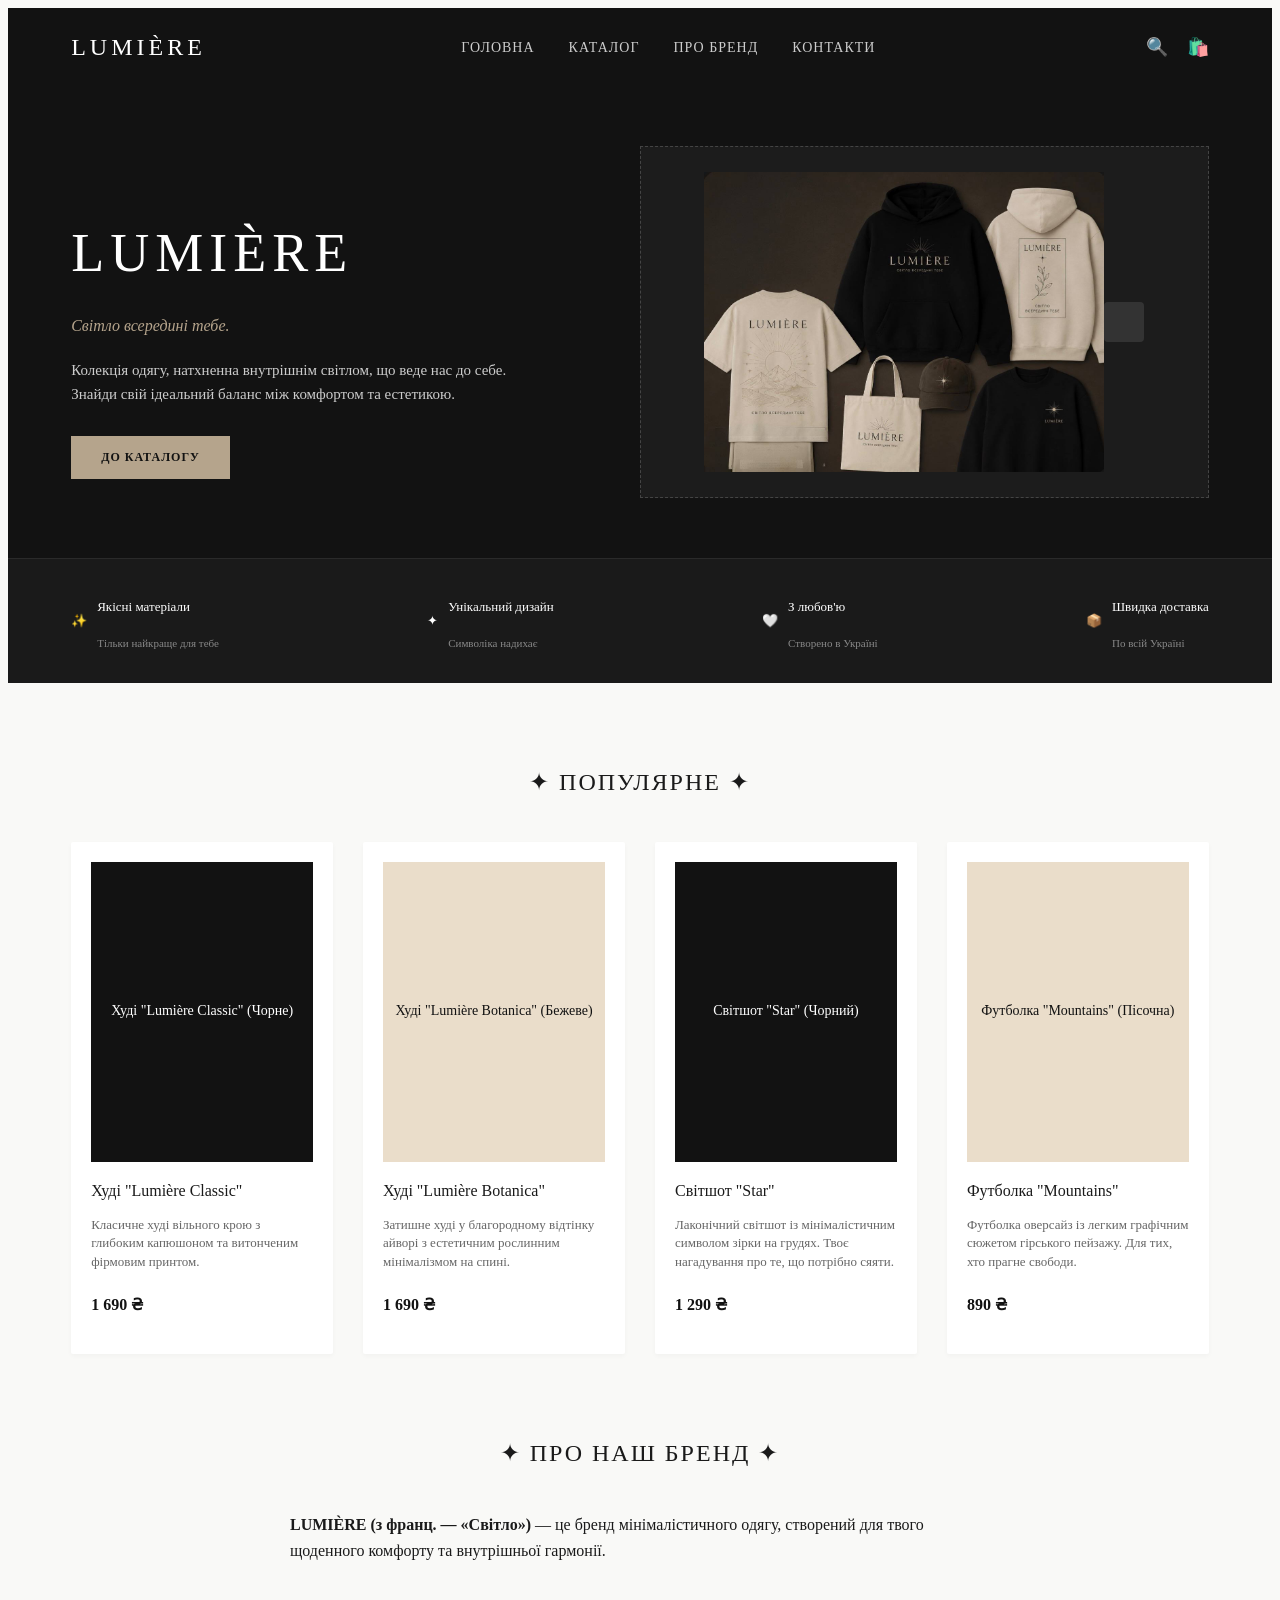
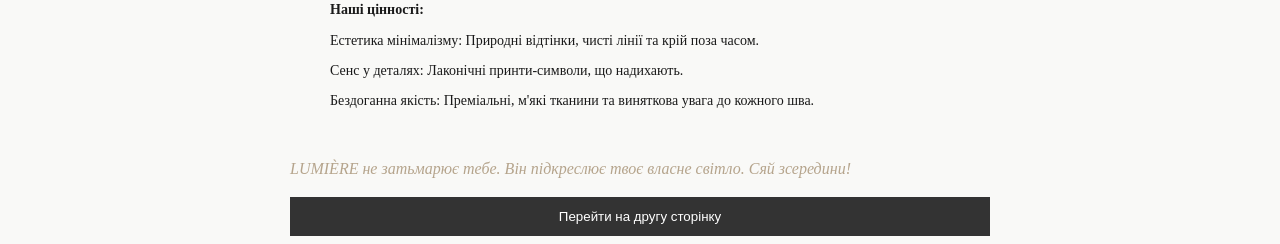
<file: index.html>
<html>
<head>
    <meta charset="UTF-8">
    <meta name="viewport" content="width=device-width, initial-scale=1.0">
    <title>LUMIÈRE | Одяг з внутрішнім світлом</title>
    <link rel="stylesheet" href="style.css">
</head>
<body>

    <header class="header">
        <div class="logo">LUMIÈRE</div>
        <nav class="nav">
            <a href="#a">головна</a>
            <a href="#catalog">каталог</a>
            <a href="#about">про бренд</a>
            <a href="#contacts">контакти</a>
        </nav>
        <div class="header-icons">
            <span class="icon">🔍</span>
            <span class="icon">🛍️</span>
        </div>
    </header>

    <section class="hero">
        <div class="hero-content">
            <h1 id="a">LUMIÈRE</h1>
            <p class="subtitle">Світло всередині тебе.</p>
            <p class="hero-desc">Колекція одягу, натхненна внутрішнім світлом, що веде нас до себе. Знайди свій ідеальний баланс між комфортом та естетикою.</p>
            <a href="#catalog" class="btn">До каталогу</a>
        </div>
        <div class="hero-image-grid">
            <img src="hoodie.jpg" width="400" height="300" alt="Худі">
            <div class="badge-item"></div>
        </div>
    </section>

    <section class="benefits">
        <div class="benefit-card">
            <div class="b-icon">✨</div>
            <div>
                <h4>Якісні матеріали</h4>
                <p>Тільки найкраще для тебе</p>
            </div>
        </div>
        <div class="benefit-card">
            <div class="b-icon">✦</div>
            <div>
                <h4>Унікальний дизайн</h4>
                <p>Символіка надихає</p>
            </div>
        </div>
        <div class="benefit-card">
            <div class="b-icon">🤍</div>
            <div>
                <h4>З любов'ю</h4>
                <p>Створено в Україні</p>
            </div>
        </div>
        <div class="benefit-card">
            <div class="b-icon">📦</div>
            <div>
                <h4>Швидка доставка</h4>
                <p>По всій Україні</p>
            </div>
        </div>
    </section>

    <section id="catalog" class="catalog">
        <h2 id="catalog" class="section-title">✦ Популярне ✦</h2>
        <div class="products-grid">
            <div class="product-card">
                <div class="prod-img-placeholder">Худі "Lumière Classic" (Чорне)</div>
                <h3>Худі "Lumière Classic"</h3>
                <p class="prod-desc">Класичне худі вільного крою з глибоким капюшоном та витонченим фірмовим принтом.</p>
                <p class="price">1 690 ₴</p>
            </div>
            <div class="product-card">
                <div class="prod-img-placeholder text-light">Худі "Lumière Botanica" (Бежеве)</div>
                <h3>Худі "Lumière Botanica"</h3>
                <p class="prod-desc">Затишне худі у благородному відтінку айворі з естетичним рослинним мінімалізмом на спині.</p>
                <p class="price">1 690 ₴</p>
            </div>
            <div class="product-card">
                <div class="prod-img-placeholder">Світшот "Star" (Чорний)</div>
                <h3>Світшот "Star"</h3>
                <p class="prod-desc">Лаконічний світшот із мінімалістичним символом зірки на грудях. Твоє нагадування про те, що потрібно сяяти.</p>
                <p class="price">1 290 ₴</p>
            </div>
            <div class="product-card">
                <div class="prod-img-placeholder text-light">Футболка "Mountains" (Пісочна)</div>
                <h3>Футболка "Mountains"</h3>
                <p class="prod-desc">Футболка оверсайз із легким графічним сюжетом гірського пейзажу. Для тих, хто прагне свободи.</p>
                <p class="price">890 ₴</p>
            </div>
        </div>
    </section>

    <section id="about" class="about-section">
        <h2 class="section-title">✦ Про наш бренд ✦</h2>
        <div class="about-text">
            <p><strong>LUMIÈRE (з франц. — «Світло»)</strong> — це бренд мінімалістичного одягу, створений для твого щоденного комфорту та внутрішньої гармонії.</p>
            <ul class="values">
 <li><strong>Наші цінності:</strong></li>
                <li>Естетика мінімалізму: Природні відтінки, чисті лінії та крій поза часом.</li>
                <li>Сенс у деталях: Лаконічні принти-символи, що надихають.</li>
                <li>Бездоганна якість: Преміальні, м'які тканини та виняткова увага до кожного шва.</li>
            </ul>
            <p class="italic">LUMIÈRE не затьмарює тебе. Він підкреслює твоє власне світло. Сяй зсередини!</p>
            <button class="buttomm" onclick="window.location.href='index2.html';">Перейти на другу сторінку</button>
        </div>
    </section>
<script src="script.js"></script>
</body>
</html>
</file>
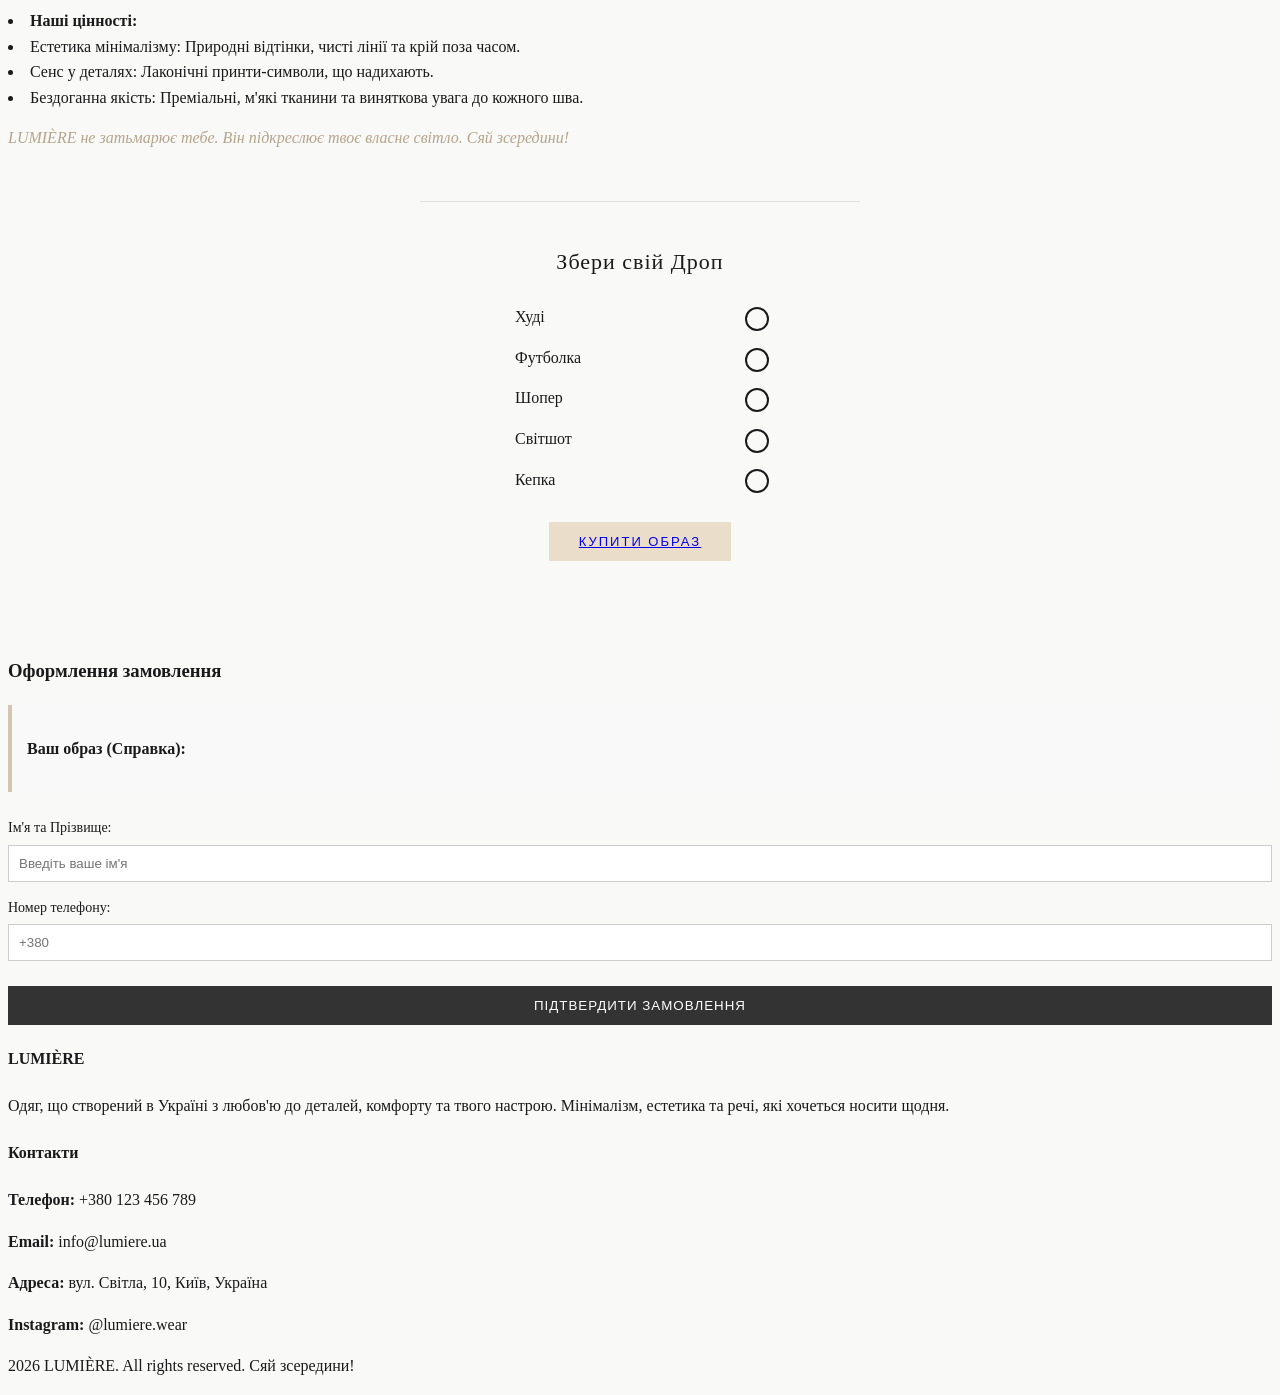
<file: index2.html>
<html lang="uk">
    <head>
    <meta charset="UTF-8">
    <meta name="viewport" content="width=device-width, initial-scale=1.0">
    <title> LUMIÈRE</title>
    <link rel="stylesheet" href="style.css">
</head>
<body>

 <li><strong>Наші цінності:</strong></li>
                <li>Естетика мінімалізму: Природні відтінки, чисті лінії та крій поза часом.</li>
                <li>Сенс у деталях: Лаконічні принти-символи, що надихають.</li>
                <li>Бездоганна якість: Преміальні, м'які тканини та виняткова увага до кожного шва.</li>
            </ul>
            <p class="italic">LUMIÈRE не затьмарює тебе. Він підкреслює твоє власне світло. Сяй зсередини!</p>
        </div>
    </section>

    

    <section class="drop-builder">
        <h3 class="builder-title">Збери свій Дроп</h3>
        
        <div class="builder-list">
            <div class="drop-item">
                <span class="item-name">Худі</span>
                <label class="circle-checkbox">
                    <input type="checkbox" value="Худі" class="drop-checkbox">
                    <span class="checkmark"></span>
                </label>
            </div>
            <div class="drop-item">
                <span class="item-name">Футболка</span>
                <label class="circle-checkbox">
                    <input type="checkbox" value="Футболка" class="drop-checkbox">
                    <span class="checkmark"></span>
                </label>
            </div>
            <div class="drop-item">
                <span class="item-name">Шопер</span>
                <label class="circle-checkbox">
                    <input type="checkbox" value="Шопер" class="drop-checkbox">
                    <span class="checkmark"></span>
                </label>
            </div>
            <div class="drop-item">
                <span class="item-name">Світшот</span>
                <label class="circle-checkbox">
                    <input type="checkbox" value="Світшот" class="drop-checkbox">
                    <span class="checkmark"></span>
                </label>
            </div>
            <div class="drop-item">
                <span class="item-name">Кепка</span>
                <label class="circle-checkbox">
                    <input type="checkbox" value="Кепка" class="drop-checkbox">
                    <span class="checkmark"></span>
                </label>
            </div>
        </div>

        <button id="buy-drop-btn" class="buy-btn" >
            <a href="#orderModal" class="buy-btn-link">
            купити образ</a>
        </button>

        <div id="drop-result-output" class="result-message"></div>
    </section>

<div class="drop-container">
    

<div id="orderModal" class="modal">
    <div class="modal-content">
       
        <h3 id="orderModal">Оформлення замовлення</h3>
        
        
        <div class="order-summary">
            <p><strong>Ваш образ (Справка):</strong></p>
            <ul id="selected-items-list"></ul>
        </div>

     
        <form id="checkout-form">
            <div class="form-group">
                <label for="username">Ім'я та Прізвище:</label>
                <input type="text" id="username" required placeholder="Введіть ваше ім'я">
            </div>
            <div class="form-group">
                <label for="phone">Номер телефону:</label>
                <input type="tel" id="phone" required placeholder="+380">
            </div>
            <button type="submit" class="submit-button">ПІДТВЕРДИТИ ЗАМОВЛЕННЯ</button>
            <div></div>
        </form>
    </div>
</div>

</div>
</body>
</html>
























    <footer class="main-footer">
        <div class="footer-container">
            <div class="footer-column">
                <h4> LUMIÈRE</h4>
                <p>Одяг, що створений в Україні з любов'ю до деталей, комфорту та твого настрою. Мінімалізм, естетика та речі, які хочеться носити щодня.</p>
            </div>
            <div class="footer-column">
             
                
            </div>
            <div class="footer-column">
                <h4 id="contacts">Контакти</h4>
                <p><strong>Телефон:</strong> +380 123 456 789</p>
                <p><strong>Email:</strong> info@lumiere.ua</p>
<p><strong>Адреса:</strong> вул. Світла, 10, Київ, Україна</p>
                <p><strong>Instagram:</strong> @lumiere.wear</p>
            </div>
        </div>
        <div class="footer-bottom">
            <p> 2026 LUMIÈRE. All rights reserved. Сяй зсередини!</p>
        </div>
    </footer>

    <script src="script.js"></script>
</body>
</html>
</file>
<file: style.css>
body {
    background-color: #f9f9f7;
    color: #1a1a1a;
    line-height: 1.6;
}


.header {
    display: flex;
    justify-content: space-between;
    align-items: center;
    padding: 20px 5%;
    background-color: #121212;
    color: #ffffff;
}

.logo {
    font-size: 24px;
    letter-spacing: 4px;
    font-weight: 300;
}

.nav a {
    color: #cccccc;
    text-decoration: none;
    margin: 0 15px;
    font-size: 14px;
    text-transform: uppercase;
    letter-spacing: 1px;
    transition: color 0.3s ease;
}

.nav a:hover {
    color: #ffffff;
}

.header-icons .icon {
    margin-left: 15px;
    cursor: pointer;
    font-size: 18px;
}


.hero {
    display: grid;
    grid-template-columns: 1fr 1fr;
    background-color: #121212;
    color: #ffffff;
    padding: 60px 5%;
    align-items: center;
    border-bottom: 1px solid #2a2a2a;
}

.hero-content h1 {
    font-size: 54px;
    letter-spacing: 6px;
    margin-bottom: 10px;
    font-weight: 300;
}

.hero-content .subtitle {
    font-style: italic;
    color: #b5a48c;
    margin-bottom: 20px;
}

.hero-desc {
    font-size: 15px;
    color: #cccccc;
    margin-bottom: 30px;
    max-width: 450px;
}


.btn {
    display: inline-block;
    padding: 12px 30px;
    background-color: #b5a48c;
    color: #121212;
    text-decoration: none;
    font-weight: bold;
    text-transform: uppercase;
    font-size: 12px;
    letter-spacing: 1px;
    border: none;
    cursor: pointer;
    transition: background 0.3s ease;
}

.btn:hover {
    background-color: #d1c2ab;
}

.hero-image-grid {
    height: 350px;
    background-color: #1c1c1c;
    display: flex;
    align-items: center;
    justify-content: center;
    border: 1px dashed #444;
}

.badge-item {
    background: rgba(255, 255, 255, 0.1);
    padding: 20px;
    border-radius: 4px;
    color: #fff;
}

.benefits {
    display: flex;
    justify-content: space-between;
    background-color: #1a1a1a;
    color: #fff;
    padding: 20px 5%;
    flex-wrap: wrap;
    gap: 15px;
}

.benefit-card {
    display: flex;
    align-items: center;
    gap: 10px;
    font-size: 13px;
}

.benefit-card h4 {
    font-weight: 400;
}

.benefit-card p {
    color: #888;
    font-size: 11px;
}


.catalog {
    padding: 60px 5%;
}

.section-title {
    text-align: center;
    font-weight: 300;
    letter-spacing: 2px;
    margin-bottom: 40px;
    text-transform: uppercase;
}

.products-grid {
    display: grid;
    grid-template-columns: repeat(auto-fit, minmax(240px, 1fr));
    gap: 30px;
}

.product-card {
    background: #ffffff;
    padding: 20px;
    border-radius: 2px;
    box-shadow: 0 2px 5px rgba(0,0,0,0.03);
}

.prod-img-placeholder {
    height: 280px;
    background-color: #121212;
    color: #fff;
    display: flex;
    align-items: center;
    justify-content: center;
    font-size: 14px;
    text-align: center;
    padding: 10px;
    margin-bottom: 15px;
}

.prod-img-placeholder.text-light {
    background-color: #eaddca;
    color: #121212;
}

.product-card h3 {
    font-size: 16px;
    margin-bottom: 10px;
    font-weight: 500;
}

.prod-desc {
    font-size: 13px;
    color: #666;
    line-height: 1.4;
    margin-bottom: 15px;
    height: 60px;
    overflow: hidden;
}

.price {
    font-weight: bold;
    color: #121212;
}

.about {
    background-color: #f1f1ee;
    padding: 60px 5%;
    text-align: center;
}

.about-text {
    max-width: 700px;
    margin: 0 auto;
}

.values {
    list-style: none;
    margin: 20px 0;
    text-align: left;
    display: inline-block;
}

.values li {
    margin-bottom: 8px;
    font-size: 14px;
}

.italic {
    font-style: italic;
    color: #b5a48c;
    margin-top: 15px;
}


.quiz-section {
    padding: 50px 5%;
    text-align: center;
    background-color: #ffffff;
    border-top: 1px solid #e0e0e0;
}

.quiz-options {
    margin: 20px 0;
}

.quiz-options button {
    margin: 10px;
    padding: 12px 25px;
    border: 1px solid #121212;
    background: transparent;
    font-size: 14px;
    cursor: pointer;
    transition: all 0.2s ease;
}

.quiz-options button:hover {
    background-color: #121212;
    color: #fff;
}


.drop-builder {
    max-width: 400px;
    margin: 50px auto;
    padding: 20px;
    text-align: center;
    border-top: 1px solid #e0e0e0;
}

.builder-title {
    font-size: 22px;
    letter-spacing: 1px;
    margin-bottom: 25px;
    font-weight: 400;
}

.builder-list {
    display: flex;
    flex-direction: column;
    gap: 15px;
    margin-bottom: 30px;
    max-width: 250px;
    margin-left: auto;
    margin-right: auto;
}

.drop-item {
    display: flex;
    justify-content: space-between;
    align-items: center;
}

.item-name {
    font-size: 16px;
    color: #1a1a1a;
}


.circle-checkbox {
    position: relative;
    display: inline-block;
    width: 20px;
    height: 20px;
    cursor: pointer;
}

.circle-checkbox input {
    opacity: 0;
    width: 0;
    height: 0;
    position: absolute;
}

.circle-checkbox .checkmark {
    position: absolute;
    top: 0;
    left: 0;
    width: 20px;
    height: 20px;
    background-color: transparent;
    border: 2px solid #1a1a1a;
    border-radius: 50%;
    transition: background-color 0.2s ease;
}

.circle-checkbox input:checked + .checkmark {
    background-color: #1a1a1a; 
}


.buy-btn {
    background-color: #eaddca; 
    color: #1a1a1a;
    border: none;
    padding: 12px 30px;
    font-size: 13px;
    text-transform: uppercase;
    letter-spacing: 2px;
    cursor: pointer;
    transition: background-color 0.3s ease;
}

.buy-btn:hover {
    background-color: #d8cbb8;
}

.result-message {
    margin-top: 25px;
    font-size: 14px;
}

.error-text {
    color: #888888;
}

.success-title {
    font-weight: bold;
    color: #1a1a1a;
    margin-bottom: 5px;
}

.success-details {
    color: #555555;
}


.care-section {
    padding: 50px 5%;
    background-color: #ffffff;
    border-top: 1px solid #e0e0e0;
    text-align: center;
}

.care-grid {
    display: grid;
    grid-template-columns: repeat(auto-fit, minmax(200px, 1fr));
    gap: 20px;
    margin-top: 30px;
}

.care-card {
    background: #f9f9f7;
    padding: 20px;
    border: 1px solid #eee;
}

.care-card span {
    font-size: 24px;
    display: block;
    margin-bottom: 10px;
}

.care-card h5 {
    font-size: 16px;
    margin-bottom: 5px;
    font-weight: 500;
}

.care-card p {
    font-size: 12px;
    color: #666;
}


.production {
    background-color: #121212;
    color: #fff;
    padding: 50px 5%;
    text-align: center;
}

.bts {
    font-size: 11px;
    color: #b5a48c;
    letter-spacing: 2px;

}

.prod-gallery {
    display: grid;
    grid-template-columns: repeat(auto-fit, minmax(150px, 1fr));
    gap: 15px;
    margin: 30px 0;
}

.prod-img {
    height: 150px;
    background: #222;
    display: flex;
    align-items: center;
    justify-content: center;
    font-size: 13px;
    border: 1px solid #333;
    color: #aaa;
}

.prod-footer-text {
    font-size: 13px;
    color: #aaa;
}


.footer {
    background-color: #fafafa;
    padding: 40px 5%;
    display: flex;
    justify-content: space-between;
    flex-wrap: wrap;
    gap: 30px;
    border-top: 1px solid #eee;
}

.footer-col {
    flex: 1;
    min-width: 250px;
}

.footer-col h4 {
    margin-bottom: 15px;
    font-weight: 500;
    text-transform: uppercase;
    font-size: 14px;
    letter-spacing: 1px;
}

.footer-col p {
    font-size: 13px;
    color: #666;
    line-height: 1.6;
}


.hidden {
    display: none;
}


@media (max-width: 768px) {
    .header {
        flex-direction: column;
        gap: 15px;
        text-align: center;
    }
    
    .nav a {
        margin: 0 7px;
        font-size: 12px;
    }

    .hero {
        grid-template-columns: 1fr;
        gap: 30px;
        padding-top: 30px;
    }

    .hero-content h1 {
        font-size: 38px;
    }
}
.order-summary {
    background-color: #f9f9f9;
    padding: 15px;
    border-left: 4px solid #d5c5b3;
    margin-bottom: 25px;
    text-align: left;
}
.order-summary ul {
    margin: 5px 0 0 20px;
    padding: 0;
}

.form-group {
    text-align: left;
    margin-bottom: 15px;
}
.form-group label {
    display: block;
    font-size: 14px;
    margin-bottom: 5px;
}
.form-group input {
    width: 100%;
    padding: 10px;
    border: 1px solid #ccc;
    box-sizing: border-box;
}
.submit-button {
    background-color: #333;
    color: #fff;
    border: none;
    width: 100%;
    padding: 12px;
    cursor: pointer;
    margin-top: 10px;
    letter-spacing: 1px;
}
.submit-button:hover { background-color: #555; }
.buttomm{
    
    background-color: #333;
    color: #fff;
    border: none;
    width: 100%;
    padding: 12px;
    
}
</file>
